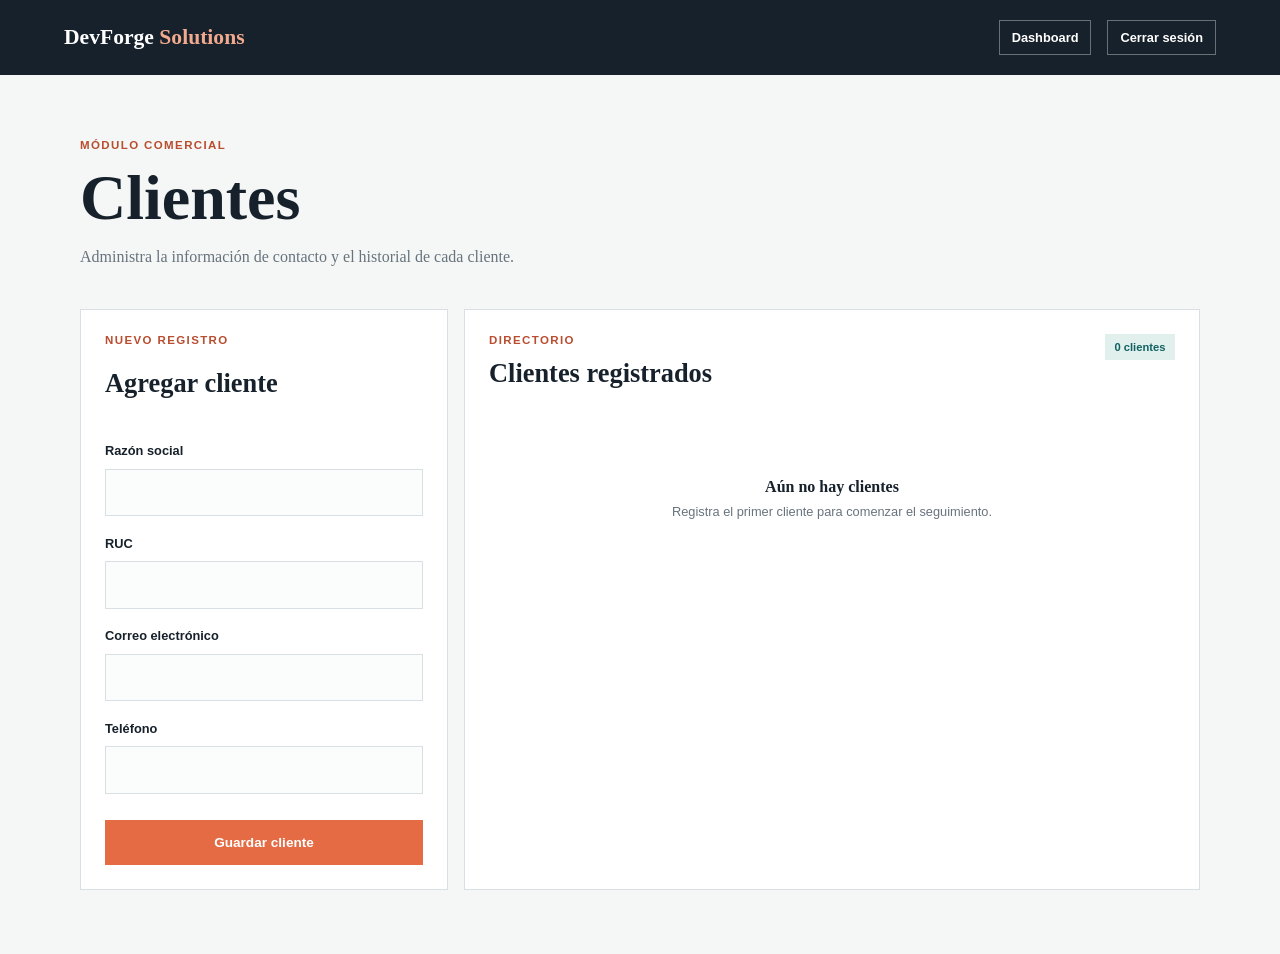
<file: clientes.html>
<!DOCTYPE html>
<html lang="es">
<head>
	<meta charset="UTF-8">
	<meta name="viewport" content="width=device-width, initial-scale=1.0">
	<title>DevForge Solutions | Clientes</title>
	<link rel="stylesheet" href="css/estilos.css">
</head>
<body class="app-page">
	<header class="app-header">
		<a class="app-brand" href="dashboard.php">DevForge <span>Solutions</span></a>
		<div class="user-menu"><a href="dashboard.php">Dashboard</a><a href="php/logout.php">Cerrar sesión</a></div>
	</header>
	<main class="app-main">
		<section class="page-heading"><p class="eyebrow">Módulo comercial</p><h1>Clientes</h1><p class="muted-text">Administra la información de contacto y el historial de cada cliente.</p></section>
		<section class="workspace-grid">
			<form class="panel" action="#" method="post">
				<p class="eyebrow">Nuevo registro</p><h2>Agregar cliente</h2>
				<label for="razon-social">Razón social</label><input id="razon-social" name="razon_social" type="text" required>
				<label for="ruc">RUC</label><input id="ruc" name="ruc" type="text" maxlength="11">
				<label for="email-cliente">Correo electrónico</label><input id="email-cliente" name="email" type="email">
				<label for="telefono">Teléfono</label><input id="telefono" name="telefono" type="tel">
				<button type="submit">Guardar cliente</button>
			</form>
			<section class="panel table-panel"><div class="panel-heading"><div><p class="eyebrow">Directorio</p><h2>Clientes registrados</h2></div><span class="status-chip">0 clientes</span></div><div class="empty-state"><strong>Aún no hay clientes</strong><span>Registra el primer cliente para comenzar el seguimiento.</span></div></section>
		</section>
	</main>
</body>
</html>
</file>
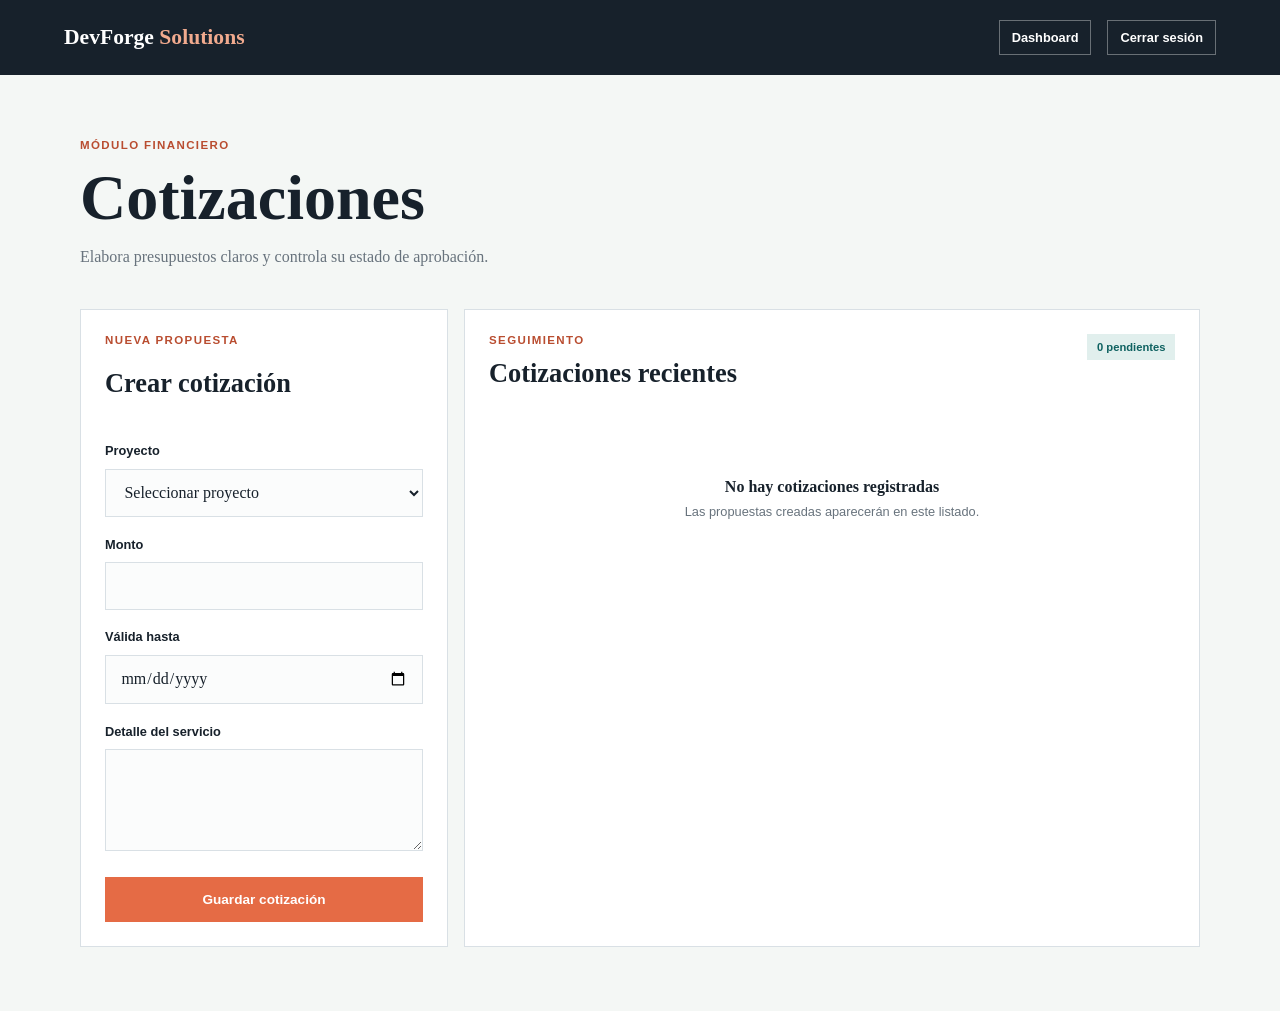
<file: cotizaciones.html>
<!DOCTYPE html>
<html lang="es">
<head>
	<meta charset="UTF-8">
	<meta name="viewport" content="width=device-width, initial-scale=1.0">
	<title>DevForge Solutions | Cotizaciones</title>
	<link rel="stylesheet" href="css/estilos.css">
</head>
<body class="app-page">
	<header class="app-header"><a class="app-brand" href="dashboard.php">DevForge <span>Solutions</span></a><div class="user-menu"><a href="dashboard.php">Dashboard</a><a href="php/logout.php">Cerrar sesión</a></div></header>
	<main class="app-main">
		<section class="page-heading"><p class="eyebrow">Módulo financiero</p><h1>Cotizaciones</h1><p class="muted-text">Elabora presupuestos claros y controla su estado de aprobación.</p></section>
		<section class="workspace-grid">
			<form class="panel" action="#" method="post">
				<p class="eyebrow">Nueva propuesta</p><h2>Crear cotización</h2>
				<label for="proyecto-cotizacion">Proyecto</label><select id="proyecto-cotizacion" name="id_proyecto"><option>Seleccionar proyecto</option></select>
				<label for="monto">Monto</label><input id="monto" name="monto" type="number" min="0" step="0.01" required>
				<label for="fecha-validez">Válida hasta</label><input id="fecha-validez" name="fecha_validez" type="date">
				<label for="detalle">Detalle del servicio</label><textarea id="detalle" name="detalle" rows="4"></textarea>
				<button type="submit">Guardar cotización</button>
			</form>
			<section class="panel table-panel"><div class="panel-heading"><div><p class="eyebrow">Seguimiento</p><h2>Cotizaciones recientes</h2></div><span class="status-chip">0 pendientes</span></div><div class="empty-state"><strong>No hay cotizaciones registradas</strong><span>Las propuestas creadas aparecerán en este listado.</span></div></section>
		</section>
	</main>
</body>
</html>
</file>
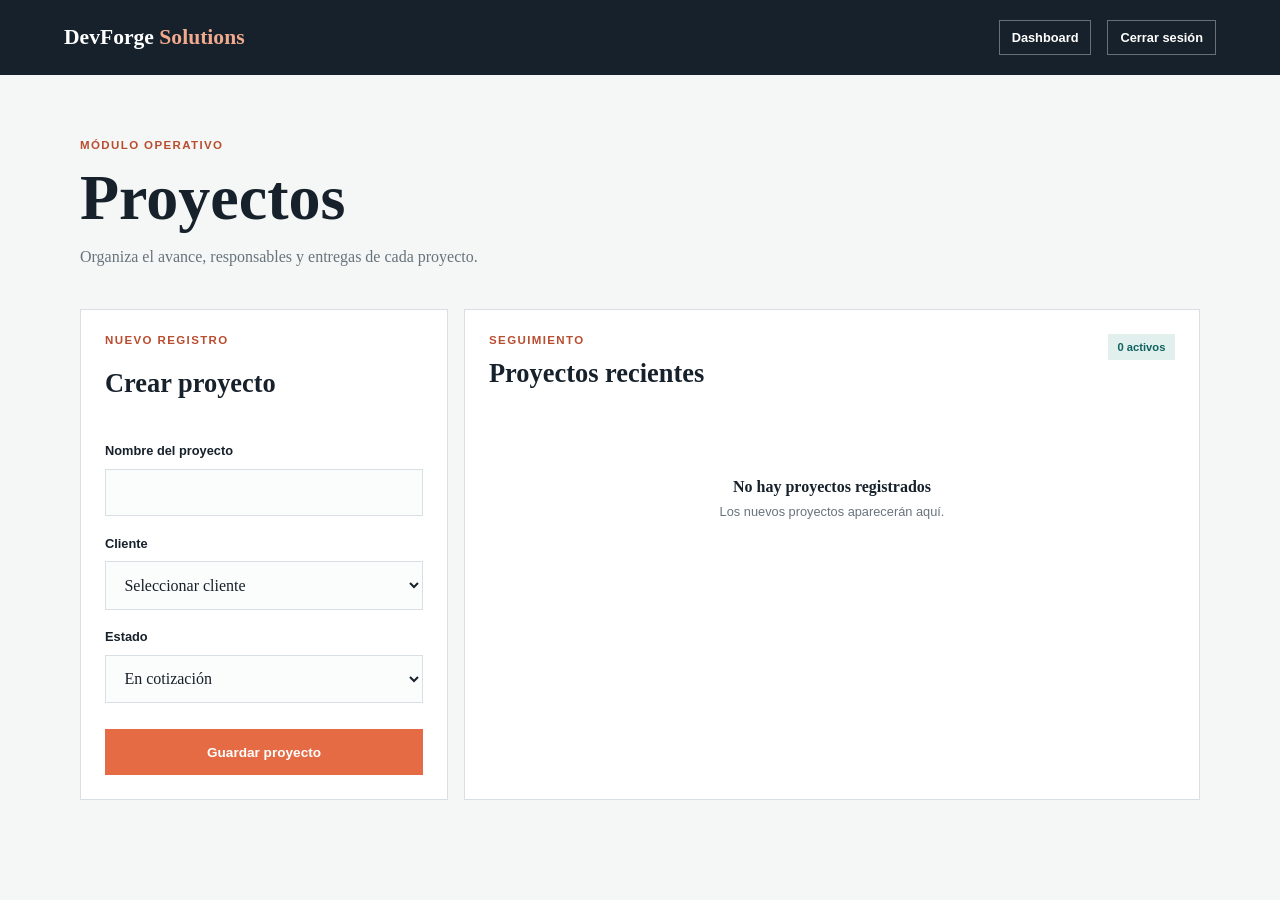
<file: proyectos.html>
<!DOCTYPE html>
<html lang="es">
<head>
	<meta charset="UTF-8">
	<meta name="viewport" content="width=device-width, initial-scale=1.0">
	<title>DevForge Solutions | Proyectos</title>
	<link rel="stylesheet" href="css/estilos.css">
</head>
<body class="app-page">
	<header class="app-header">
		<a class="app-brand" href="dashboard.php">DevForge <span>Solutions</span></a>
		<div class="user-menu"><a href="dashboard.php">Dashboard</a><a href="php/logout.php">Cerrar sesión</a></div>
	</header>
	<main class="app-main">
		<section class="page-heading">
			<p class="eyebrow">Módulo operativo</p>
			<h1>Proyectos</h1>
			<p class="muted-text">Organiza el avance, responsables y entregas de cada proyecto.</p>
		</section>
		<section class="workspace-grid">
			<form class="panel" action="#" method="post">
				<p class="eyebrow">Nuevo registro</p>
				<h2>Crear proyecto</h2>
				<label for="nombre-proyecto">Nombre del proyecto</label>
				<input id="nombre-proyecto" name="nombre_proyecto" type="text" required>
				<label for="cliente-proyecto">Cliente</label>
				<select id="cliente-proyecto" name="id_cliente"><option>Seleccionar cliente</option></select>
				<label for="estado-proyecto">Estado</label>
				<select id="estado-proyecto" name="estado"><option>En cotización</option><option>En desarrollo</option><option>En pruebas</option><option>Entregado</option></select>
				<button type="submit">Guardar proyecto</button>
			</form>
			<section class="panel table-panel">
				<div class="panel-heading"><div><p class="eyebrow">Seguimiento</p><h2>Proyectos recientes</h2></div><span class="status-chip">0 activos</span></div>
				<div class="empty-state"><strong>No hay proyectos registrados</strong><span>Los nuevos proyectos aparecerán aquí.</span></div>
			</section>
		</section>
	</main>
</body>
</html>
</file>
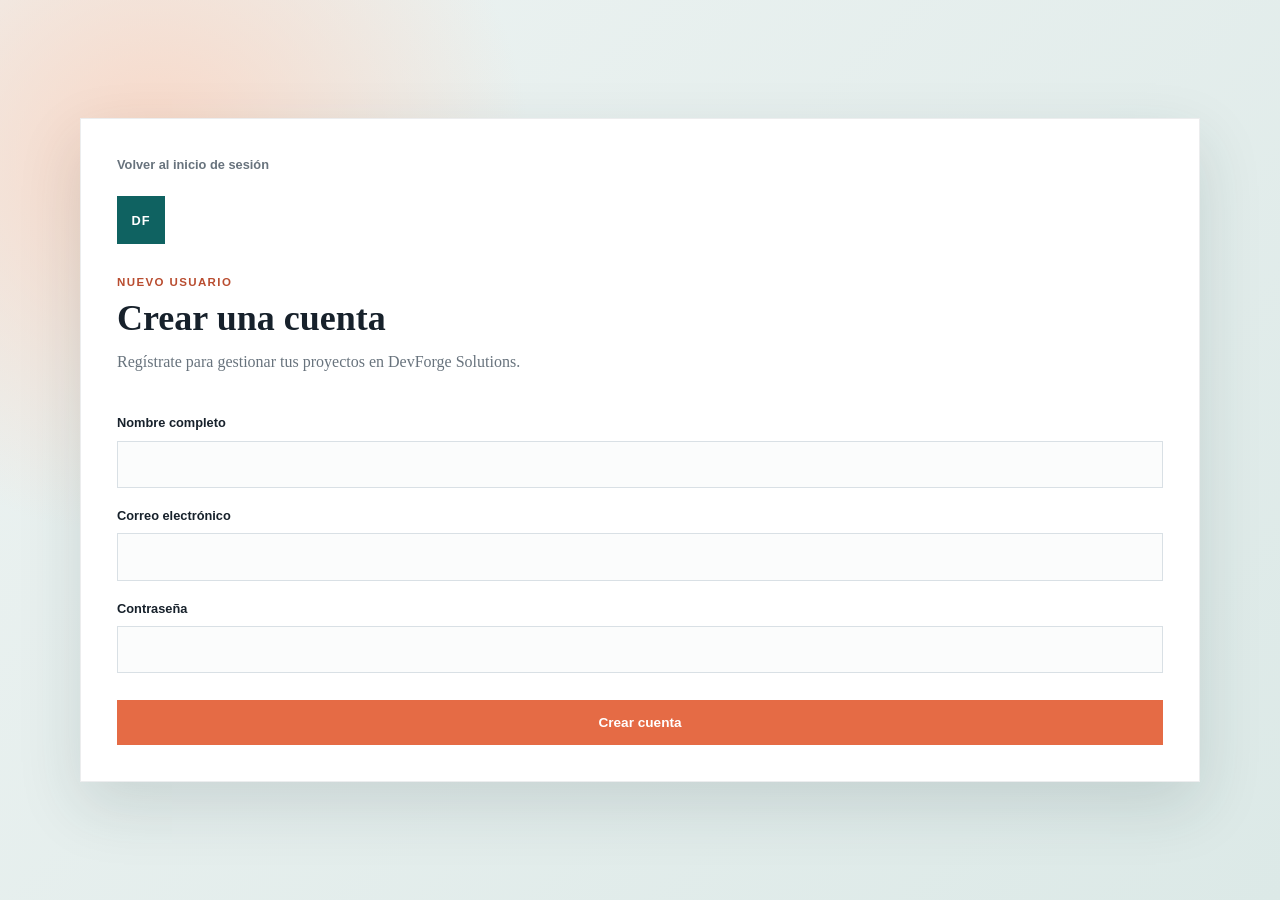
<file: registro.html>
<!DOCTYPE html>
<html lang="es">
<head>
	<meta charset="UTF-8">
	<meta name="viewport" content="width=device-width, initial-scale=1.0">
	<title>DevForge Solutions | Crear cuenta</title>
	<link rel="stylesheet" href="css/estilos.css">
</head>
<body class="auth-page">
	<main class="auth-shell auth-shell-single">
		<section class="auth-card" aria-labelledby="register-title">
			<a class="back-link" href="index.html">Volver al inicio de sesión</a>
			<div class="brand-mark">DF</div>
			<p class="eyebrow">Nuevo usuario</p>
			<h1 id="register-title">Crear una cuenta</h1>
			<p class="muted-text">Regístrate para gestionar tus proyectos en DevForge Solutions.</p>

			<form action="php/registro.php" method="post">
				<label for="nombre">Nombre completo</label>
				<input type="text" id="nombre" name="nombre" autocomplete="name" minlength="3" required>

				<label for="email">Correo electrónico</label>
				<input type="email" id="email" name="email" autocomplete="email" required>

				<label for="password">Contraseña</label>
				<input type="password" id="password" name="password" autocomplete="new-password" minlength="8" required>

				<button type="submit">Crear cuenta</button>
			</form>
		</section>
	</main>
</body>
</html>
</file>
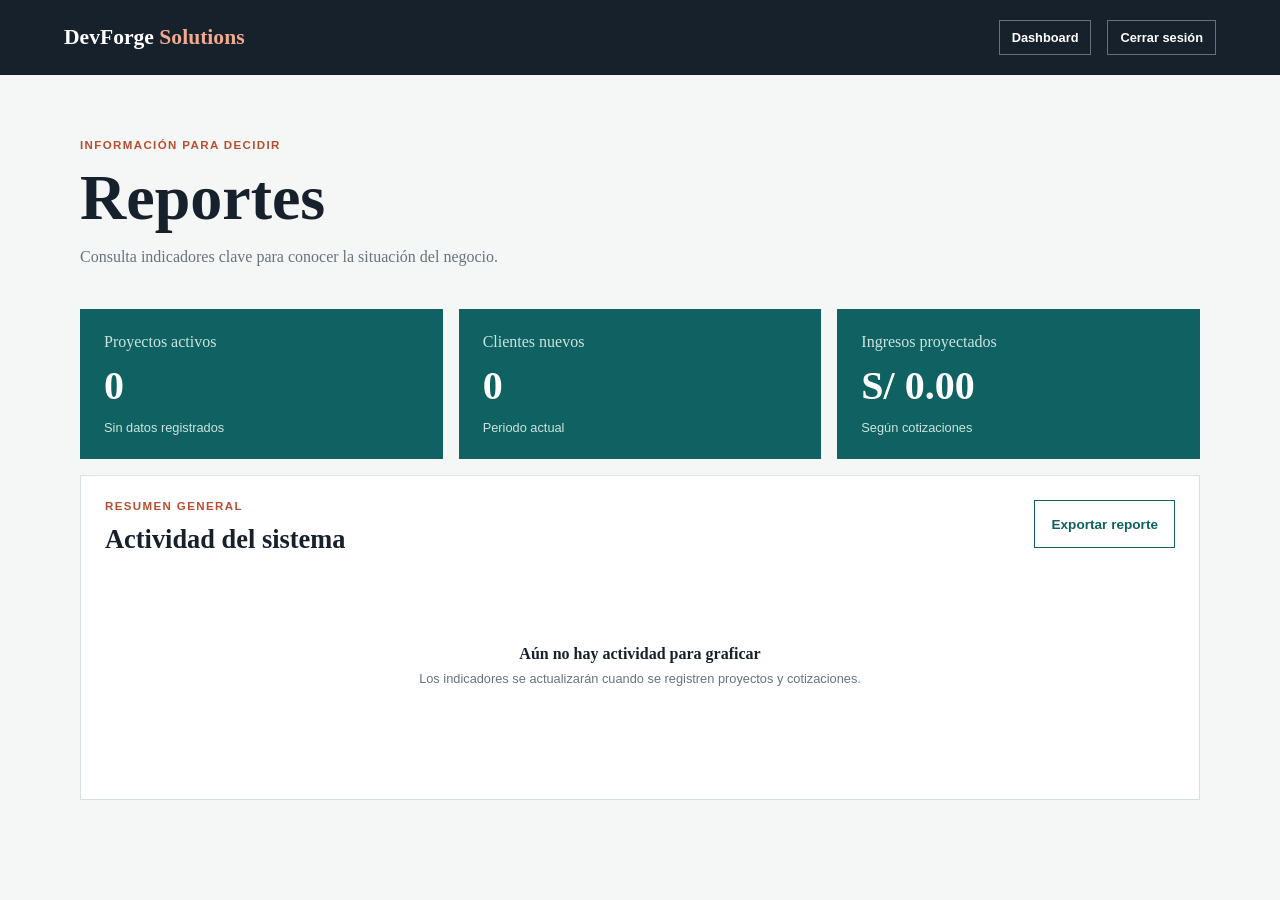
<file: reportes.html>
<!DOCTYPE html>
<html lang="es">
<head>
	<meta charset="UTF-8">
	<meta name="viewport" content="width=device-width, initial-scale=1.0">
	<title>DevForge Solutions | Reportes</title>
	<link rel="stylesheet" href="css/estilos.css">
</head>
<body class="app-page">
	<header class="app-header"><a class="app-brand" href="dashboard.php">DevForge <span>Solutions</span></a><div class="user-menu"><a href="dashboard.php">Dashboard</a><a href="php/logout.php">Cerrar sesión</a></div></header>
	<main class="app-main">
		<section class="page-heading"><p class="eyebrow">Información para decidir</p><h1>Reportes</h1><p class="muted-text">Consulta indicadores clave para conocer la situación del negocio.</p></section>
		<section class="report-grid">
			<article class="report-card"><span>Proyectos activos</span><strong>0</strong><small>Sin datos registrados</small></article>
			<article class="report-card"><span>Clientes nuevos</span><strong>0</strong><small>Periodo actual</small></article>
			<article class="report-card"><span>Ingresos proyectados</span><strong>S/ 0.00</strong><small>Según cotizaciones</small></article>
		</section>
		<section class="panel report-panel"><div class="panel-heading"><div><p class="eyebrow">Resumen general</p><h2>Actividad del sistema</h2></div><button type="button" class="secondary-button">Exportar reporte</button></div><div class="empty-state"><strong>Aún no hay actividad para graficar</strong><span>Los indicadores se actualizarán cuando se registren proyectos y cotizaciones.</span></div></section>
	</main>
</body>
</html>
</file>
<file: css/estilos.css>
:root {
	--ink: #17212b;
	--muted: #68737d;
	--line: #d9e0e5;
	--paper: #ffffff;
	--mist: #edf3f2;
	--accent: #e56b45;
	--accent-dark: #b94d30;
	--teal: #0f6261;
}

* {
	box-sizing: border-box;
}

body {
	margin: 0;
	color: var(--ink);
	font-family: Georgia, 'Times New Roman', serif;
	background: var(--mist);
}

.auth-page {
	min-height: 100vh;
	background: radial-gradient(circle at 12% 18%, #f9d7c6 0, transparent 28%), linear-gradient(135deg, #edf3f2 0%, #dce9e7 100%);
}

.auth-shell {
	display: grid;
	grid-template-columns: minmax(0, 1fr) minmax(330px, 440px);
	gap: clamp(2rem, 8vw, 8rem);
	align-items: center;
	width: min(1120px, calc(100% - 3rem));
	min-height: 100vh;
	margin: 0 auto;
	padding: 3rem 0;
}

.auth-shell-single {
	display: flex;
	justify-content: center;
}

.auth-intro {
	max-width: 560px;
}

.auth-intro h1,
.auth-card h1,
.auth-card h2 {
	margin: 0;
	font-weight: 700;
	line-height: 1.05;
}

.auth-intro h1 {
	max-width: 520px;
	font-size: clamp(3rem, 6vw, 5.6rem);
	letter-spacing: -0.04em;
}

.intro-text {
	max-width: 430px;
	margin: 1.5rem 0 0;
	color: var(--teal);
	font-size: 1.2rem;
	line-height: 1.6;
}

.auth-card {
	width: 100%;
	padding: 2.25rem;
	background: var(--paper);
	border: 1px solid rgba(23, 33, 43, 0.08);
	box-shadow: 0 24px 60px rgba(30, 55, 59, 0.14);
}

.brand-mark {
	display: grid;
	place-items: center;
	width: 3rem;
	height: 3rem;
	margin-bottom: 2rem;
	color: var(--paper);
	background: var(--teal);
	font-family: Arial, sans-serif;
	font-size: 0.8rem;
	font-weight: 700;
	letter-spacing: 0.08em;
}

.eyebrow {
	margin: 0 0 0.75rem;
	color: var(--accent-dark);
	font-family: Arial, sans-serif;
	font-size: 0.72rem;
	font-weight: 700;
	letter-spacing: 0.12em;
	text-transform: uppercase;
}

.auth-card h2,
.auth-card h1 {
	font-size: 2.25rem;
}

.muted-text {
	margin: 0.75rem 0 2rem;
	color: var(--muted);
	line-height: 1.5;
}

form {
	display: grid;
	gap: 0.65rem;
}

label {
	margin-top: 0.6rem;
	font-family: Arial, sans-serif;
	font-size: 0.8rem;
	font-weight: 700;
}

input {
	width: 100%;
	padding: 0.85rem 0.9rem;
	color: var(--ink);
	border: 1px solid var(--line);
	border-radius: 0;
	background: #fbfcfc;
	font: inherit;
}

input:focus {
	outline: 2px solid rgba(15, 98, 97, 0.25);
	border-color: var(--teal);
}

button {
	margin-top: 1rem;
	padding: 0.95rem 1rem;
	color: var(--paper);
	border: 0;
	border-radius: 0;
	background: var(--accent);
	cursor: pointer;
	font-family: Arial, sans-serif;
	font-size: 0.85rem;
	font-weight: 700;
}

button:hover {
	background: var(--accent-dark);
}

.auth-footer,
.back-link {
	color: var(--muted);
	font-family: Arial, sans-serif;
	font-size: 0.8rem;
}

.auth-footer {
	margin: 1.5rem 0 0;
	text-align: center;
}

a {
	color: var(--teal);
	font-weight: 700;
}

.back-link {
	display: inline-block;
	margin-bottom: 1.5rem;
	text-decoration: none;
}

@media (max-width: 760px) {
	.auth-shell {
		display: block;
		width: min(440px, calc(100% - 2rem));
		padding: 2rem 0;
	}

	.auth-intro {
		margin-bottom: 2rem;
	}

	.auth-intro h1 {
		font-size: 3.2rem;
	}

	.auth-card {
		padding: 1.5rem;
	}
}

.app-page {
	min-height: 100vh;
	background: #f4f7f5;
}

.app-header {
	display: flex;
	align-items: center;
	justify-content: space-between;
	padding: 1.25rem clamp(1rem, 5vw, 5rem);
	background: var(--ink);
}

.app-brand,
.user-menu a {
	color: var(--paper);
	text-decoration: none;
}

.app-brand {
	font-size: 1.35rem;
	font-weight: 700;
}

.app-brand span {
	color: #f1aa8e;
}

.user-menu {
	display: flex;
	align-items: center;
	gap: 1rem;
	color: #dce9e7;
	font-family: Arial, sans-serif;
	font-size: 0.8rem;
}

.user-menu a {
	padding: 0.55rem 0.75rem;
	border: 1px solid rgba(255, 255, 255, 0.35);
}

.app-main {
	width: min(1120px, calc(100% - 2rem));
	margin: 0 auto;
	padding: 4rem 0;
}

.page-heading h1,
.quick-section h2 {
	margin: 0;
	line-height: 1.1;
}

.page-heading h1 {
	font-size: clamp(2.4rem, 5vw, 4.5rem);
}

.metric-grid {
	display: grid;
	grid-template-columns: repeat(4, minmax(0, 1fr));
	gap: 1rem;
	margin: 2.5rem 0 4rem;
}

.metric-card,
.module-grid a {
	background: var(--paper);
	border: 1px solid var(--line);
	/*border-color: #b94d30;*/
}

.metric-card {
	display: grid;
	gap: 0.75rem;
	padding: 1.25rem;
}

.metric-card span,
.metric-card a,
.module-grid span {
	font-family: Arial, sans-serif;
	font-size: 0.78rem;
}

.metric-card span {
	color: var(--muted);
}

.metric-card strong {
	font-size: 2.5rem;
}

.metric-card a {
	color: var(--teal);
	font-weight: 700;
	text-decoration: none;
}

.quick-section {
	padding-top: 2rem;
	border-top: 1px solid var(--line);
}

.module-grid {
	display: grid;
	grid-template-columns: repeat(4, minmax(0, 1fr));
	gap: 1rem;
	margin-top: 1.5rem;
}

.module-grid a {
	display: grid;
	gap: 0.7rem;
	padding: 1.25rem;
	color: var(--ink);
	text-decoration: none;
	background: #f5faf9;
	border: 1px solid var(--line);
	border-radius: 6px;
	transition: all 0.2s ease;
}

.module-grid a:hover {
	border-color: var(--accent);
	background: #edf3f2;
	box-shadow: 0 2px 8px rgba(15, 98, 97, 0.1);
}

.module-grid span {
	color: var(--muted);
	line-height: 1.45;
}

.workspace-grid {
	display: grid;
	grid-template-columns: minmax(260px, 0.75fr) minmax(0, 1.5fr);
	gap: 1rem;
	margin-top: 2.5rem;
}

.panel {
	padding: 1.5rem;
	background: var(--paper);
	border: 1px solid var(--line);
}

.panel h2 {
	margin: 0 0 1.5rem;
	font-size: 1.65rem;
}

.panel select,
.panel textarea {
	width: 100%;
	padding: 0.85rem 0.9rem;
	color: var(--ink);
	border: 1px solid var(--line);
	border-radius: 0;
	background: #fbfcfc;
	font: inherit;
}

.panel textarea {
	resize: vertical;
}

.table-panel {
	min-height: 360px;
}

.panel-heading {
	display: flex;
	align-items: flex-start;
	justify-content: space-between;
	gap: 1rem;
}

.panel-heading h2 {
	margin-bottom: 0;
}

.status-chip {
	padding: 0.45rem 0.6rem;
	color: var(--teal);
	background: #e1efed;
	font-family: Arial, sans-serif;
	font-size: 0.7rem;
	font-weight: 700;
	white-space: nowrap;
}

.empty-state {
	display: grid;
	place-items: center;
	align-content: center;
	min-height: 220px;
	padding: 2rem;
	color: var(--muted);
	text-align: center;
}

.empty-state strong {
	margin-bottom: 0.5rem;
	color: var(--ink);
}

.empty-state span,
.report-card small {
	font-family: Arial, sans-serif;
	font-size: 0.8rem;
}

.notice {
	margin-top: 1.5rem;
	padding: 0.85rem 1rem;
	font-family: Arial, sans-serif;
	font-size: 0.82rem;
}

.field-help {
	margin: -0.15rem 0 0.25rem;
	color: var(--muted);
	font-family: Arial, sans-serif;
	font-size: 0.75rem;
	line-height: 1.4;
}

.field-help a {
	color: var(--teal);
}

.success-message {
	color: #185c45;
	background: #dff3e9;
	border: 1px solid #acd9c4;
}

.error-message {
	color: #8d3026;
	background: #fbe5e1;
	border: 1px solid #edb9ae;
}

.data-table-wrap {
	overflow-x: auto;
	margin-top: 1.5rem;
}

.data-table {
	width: 100%;
	border-collapse: collapse;
	font-family: Arial, sans-serif;
	font-size: 0.78rem;
}

.data-table th,
.data-table td {
	padding: 0.85rem 0.6rem;
	border-bottom: 1px solid var(--line);
	text-align: left;
	white-space: nowrap;
}

.data-table th {
	color: var(--muted);
	font-size: 0.68rem;
	letter-spacing: 0.06em;
	text-transform: uppercase;
}

.project-name {
	display: inline-block;
	padding: 0.4rem 0.7rem;
	border: 1px solid var(--line);
	border-radius: 4px;
	background: var(--mist);
	font-size: 0.82rem;
	font-weight: 500;
	color: var(--ink);
}

.report-grid {
	display: grid;
	grid-template-columns: repeat(3, minmax(0, 1fr));
	gap: 1rem;
	margin: 2.5rem 0 1rem;
}

.report-card {
	display: grid;
	gap: 0.7rem;
	padding: 1.5rem;
	background: var(--teal);
	color: var(--paper);
}

.report-card span,
.report-card small {
	color: #cce4e0;
}

.report-card strong {
	font-size: 2.5rem;
}

.report-panel {
	min-height: 300px;
}

.bar-chart {
	display: grid;
	gap: 1.2rem;
	margin-top: 2rem;
}

.bar-row {
	display: grid;
	grid-template-columns: 120px minmax(100px, 1fr) 24px;
	align-items: center;
	gap: 0.8rem;
	font-family: Arial, sans-serif;
	font-size: 0.78rem;
}

.bar-track {
	height: 0.7rem;
	background: #e5eeec;
}

.bar-fill {
	height: 100%;
	min-width: 0.7rem;
	background: var(--accent);
}

.secondary-button {
	margin-top: 0;
	color: var(--teal);
	border: 1px solid var(--teal);
	background: transparent;
}

.secondary-button:hover {
	color: var(--paper);
	background: var(--teal);
}

@media (max-width: 760px) {
	.app-header {
		align-items: flex-start;
		gap: 1rem;
	}

	.user-menu {
		align-items: flex-end;
		flex-direction: column;
		gap: 0.5rem;
	}

	.app-main {
		padding: 2.5rem 0;
	}

	.metric-grid,
	.module-grid,
	.report-grid,
	.workspace-grid {
		grid-template-columns: 1fr 1fr;
	}

	.workspace-grid {
		display: grid;
	}
}

@media (max-width: 480px) {
	.metric-grid,
	.module-grid,
	.report-grid,
	.workspace-grid {
		grid-template-columns: 1fr;
	}
}
</file>
